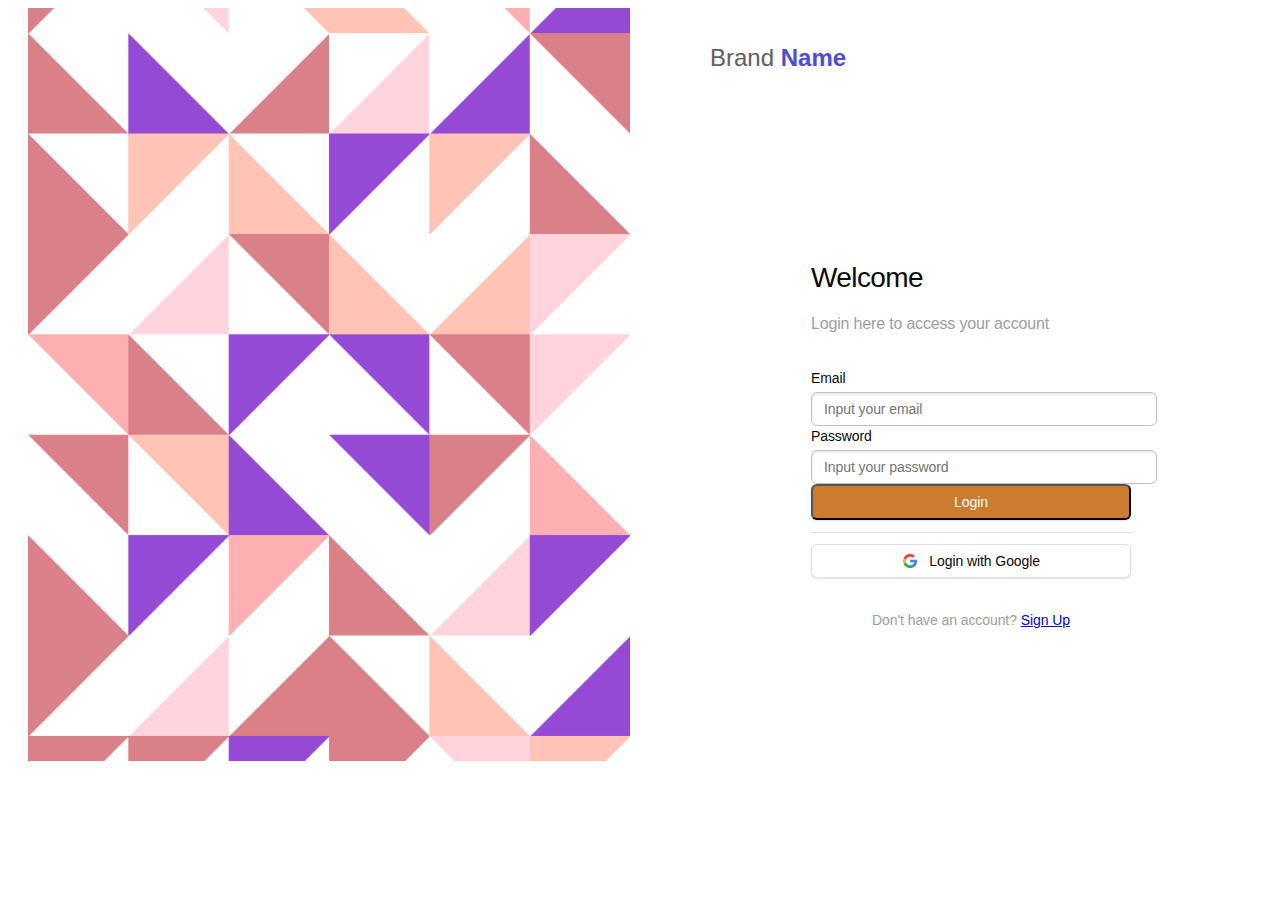
<file: index.html>
<!DOCTYPE html>
<html lang="en">
  <head>
    <meta charset="UTF-8" />
    <meta name="viewport" content="width=device-width, initial-scale=1.0" />
    <link
      href="https://cdn.jsdelivr.net/npm/bootstrap@5.3.2/dist/css/bootstrap.min.css"
      rel="stylesheet"
      integrity="sha384-T3c6CoIi6uLrA9TneNEoa7RxnatzjcDSCmG1MXxSR1GAsXEV/Dwwykc2MPK8M2HN"
      crossorigin="anonymous"
    />
    <link
      rel="stylesheet"
      href="https://cdn.jsdelivr.net/npm/bootstrap-icons@1.11.1/font/bootstrap-icons.css"
    />
    <link rel="stylesheet" href="assets/css/style.css" />
    <title>Log In</title>
  </head>
  <body>
    <script src="script.js"></script>
    <div class="login-container">
      <div class="login-content">
        <div class="login-column">
          <img
            loading="lazy"
            src="assets/img/background-login.jpg"
            class="login-image"
          />
        </div>
        <div class="login-column">
          <div class="login-form">
            <div class="login-header">
              <span
                style="
                  font-family: Inter, sans-serif;
                  font-weight: 400;
                  color: rgba(97, 97, 97, 1);
                "
                >Brand</span
              >
              <span
                style="
                  font-family: Inter, sans-serif;
                  font-weight: 700;
                  color: rgba(76, 77, 220, 1);
                "
                >Name</span
              >
            </div>
            <div class="login-info">
              <div class="login-welcome">Welcome</div>
              <div class="login-instructions">
                Login here to access your account
              </div>
            </div>
            <div class="login-inputs">
              <div class="login-label">Email</div>
              <input
                type="email"
                id="email"
                class="login-input"
                placeholder="Input your email"
              />
              <div class="login-label">Password</div>
              <input
                type="password"
                id="password"
                class="login-input"
                placeholder="Input your password"
              />
              <button class="login-button" onclick="login()">Login</button>
              <div class="login-divider"></div>
              <div class="login-social">
                <img
                  loading="lazy"
                  src="assets/img/google_icon.png"
                  class="login-social-icon"
                />
                <div class="login-social-text">Login with Google</div>
              </div>
            </div>

            <div class="login-signup">
              <span style="color: rgba(158, 158, 158, 1)"
                >Don't have an account?</span
              >
              <span style="color: rgba(76, 77, 220, 1)"
                ><a href="sign-up.html">Sign Up</a></span
              >
            </div>
          </div>
        </div>
      </div>
    </div>
  </body>
</html>

<style>
  .login-container {
    background-color: var(--neutral-10, #fff);
  }

  .login-content {
    gap: 20px;
    display: flex;
  }

  .login-column {
    display: flex;
    flex-direction: column;
    line-height: normal;
    width: 50%;
    margin-left: 0px;
  }

  .login-image {
    aspect-ratio: 0.8;
    object-fit: contain;
    object-position: center;
    width: 100%;
    align-self: stretch;
    overflow: hidden;
  }

  .login-column {
    display: flex;
    flex-direction: column;
    line-height: normal;
    width: 50%;
    margin-left: 20px;
  }

  .login-form {
    align-items: flex-start;
    align-self: stretch;
    display: flex;
    flex-direction: column;
    padding: 0 20px;
  }

  .login-header {
    color: var(--primary-main, #4c4ddc);
    text-shadow: 0px 2px 4px rgba(0, 0, 0, 0.05);
    white-space: nowrap;
    align-items: start;
    align-self: stretch;
    background-color: var(--neutral-10, #fff);
    margin-right: -20px;
    padding: 36px 20px;
    font: 700 24px/28px Inter, sans-serif;
  }

  .login-info {
    align-self: center;
    display: flex;
    margin-top: 152px;
    width: 320px;
    max-width: 100%;
    flex-direction: column;
  }

  .login-welcome {
    color: var(--neutral-100, #0a0a0a);
    letter-spacing: -0.588px;
    font: 500 28px/129% Inter, sans-serif;
  }

  .login-instructions {
    color: var(--neutral-60, #9e9e9e);
    letter-spacing: -0.176px;
    margin-top: 16px;
    font: 500 16px/150% Inter, sans-serif;
  }

  .login-inputs {
    align-self: center;
    display: flex;
    margin-top: 32px;
    width: 320px;
    max-width: 100%;
    flex-direction: column;
  }

  .login-label {
    color: var(--neutral-100, #0a0a0a);
    letter-spacing: -0.084px;
    font: 400 14px/143% Inter, sans-serif;
  }

  .login-input {
    color: var(--neutral-70, #757575);
    letter-spacing: -0.084px;
    border-radius: 6px;
    border: 1px solid var(--neutral-50, #c2c2c2);
    box-shadow: 1px 2px 2px 0px rgba(0, 0, 0, 0.08) inset;
    background-color: var(--neutral-10, #fff);
    margin-top: 4px;
    padding: 6px 12px;
    font: 400 14px/143% Inter, sans-serif;
  }

  .login-buttons {
    align-self: center;
    display: flex;
    margin-top: 32px;
    width: 320px;
    max-width: 100%;
    flex-direction: column;
  }

  .login-button {
    color: var(--neutral-10, #fff);
    text-align: center;
    letter-spacing: -0.084px;
    white-space: nowrap;
    justify-content: center;
    align-items: center;
    border-radius: 6px;
    box-shadow: 0px 1px 2px 0px rgba(0, 0, 0, 0.12);
    background-color: var(--warning-main, #cd7b2e);
    padding: 6px 20px;
    font: 500 14px/143% Inter, sans-serif;
  }

  .login-divider {
    background-color: #e0e0e0;
    margin-top: 12px;
    height: 1px;
  }

  .login-social {
    justify-content: space-between;
    align-items: center;
    border-radius: 6px;
    border: 1px solid var(--neutral-40, #e0e0e0);
    box-shadow: 0px 1px 2px 0px rgba(0, 0, 0, 0.12);
    background-color: var(--neutral-10, #fff);
    display: flex;
    margin-top: 11px;
    gap: 4px;
    padding: 6px 90px;
  }

  .login-social-icon {
    aspect-ratio: 1;
    object-fit: contain;
    object-position: center;
    width: 16px;
    overflow: hidden;
    max-width: 100%;
    margin: auto 0;
  }

  .login-social-text {
    color: var(--neutral-100, #0a0a0a);
    text-align: center;
    letter-spacing: -0.084px;
    align-self: stretch;
    white-space: nowrap;
    font: 500 14px/143% Inter, sans-serif;
  }

  .login-signup {
    align-self: center;
    color: var(--primary-main, #4c4ddc);
    text-align: center;
    letter-spacing: -0.084px;
    margin-top: 32px;
    max-width: 320px;
    font: 500 14px/20px Inter, sans-serif;
  }

  @media (max-width: 800px) {
    .login-content {
      flex-direction: column-reverse;
      align-items: stretch;
      gap: 0px;
    }

    .login-column {
      width: 100%;
    }

    .login-image {
      max-width: 100%;
    }

    .login-column {
      width: 100%;
      margin-left: 20px;
    }

    .login-form {
      max-width: 100%;
      padding: 0 20px;
    }

    .login-header {
      white-space: initial;
      max-width: 100%;
      padding-left: 10px;
    }

    .login-info {
      margin-top: 40px;
    }

    .login-button {
      white-space: initial;
    }

    .login-social-text {
      white-space: initial;
    }
  }
</style>
</file>
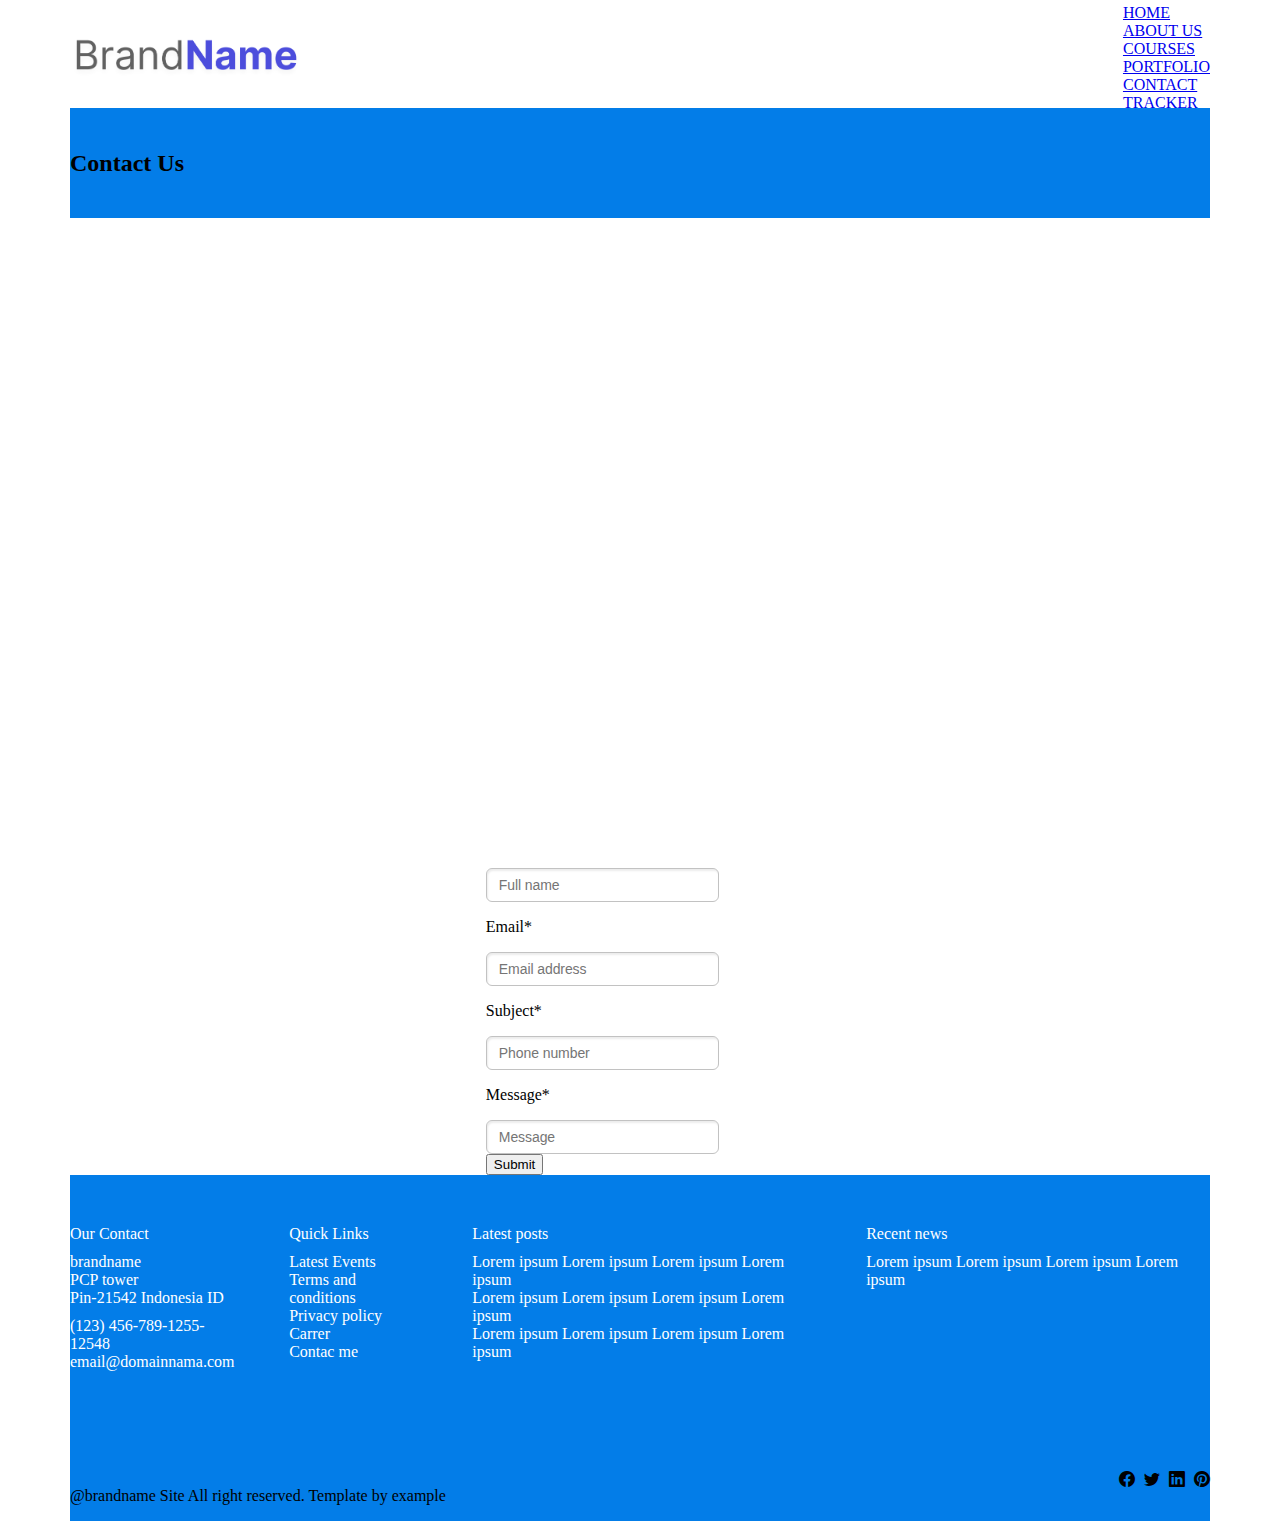
<file: contact.html>
<!DOCTYPE html>
<html lang="en">
  <head>
    <meta charset="UTF-8" />
    <meta name="viewport" content="width=device-width, initial-scale=1.0" />
    <link
      href="https://cdn.jsdelivr.net/npm/bootstrap@5.3.2/dist/css/bootstrap.min.css"
      rel="stylesheet"
      integrity="sha384-T3c6CoIi6uLrA9TneNEoa7RxnatzjcDSCmG1MXxSR1GAsXEV/Dwwykc2MPK8M2HN"
      crossorigin="anonymous"
    />
    <link
      rel="stylesheet"
      href="https://cdn.jsdelivr.net/npm/bootstrap-icons@1.11.1/font/bootstrap-icons.css"
    />
    <link rel="stylesheet" href="assets/css/style.css" />
    <title>Contact</title>
  </head>
  <body>
    <script src="script.js"></script>
    <div class="container_css">
      <div class="navigation">
        <div class="navigation__left">
          <img src="assets/img/brandname.png" alt="" height="50px" />
        </div>
        <div class="navigation__right">
          <ul class="nav">
            <li class="nav-item">
              <a class="nav-link active" aria-current="page" href="home.html"
                >HOME</a
              >
            </li>
            <li class="nav-item">
              <a class="nav-link" href="about-us.html">ABOUT US</a>
            </li>
            <li class="nav-item">
              <a class="nav-link" href="courses.html">COURSES</a>
            </li>
            <li class="nav-item">
              <a class="nav-link" href="portfolio.html">PORTFOLIO</a>
            </li>
            <li class="nav-item">
              <a class="nav-link" href="contact.html">CONTACT</a>
            </li>
            <li class="nav-item">
              <a class="nav-link" href="tracker.html">TRACKER</a>
            </li>
          </ul>
        </div>
      </div>
      <div class="about-us__title"><h2 class="text-white">Contact Us</h2></div>
      <div class="mapouter">
        <div class="gmap_canvas" style="padding-top: 40px">
          <div class="mapouter">
            <iframe
              src="https://maps.google.com/maps?q=pertamina&amp;t=&amp;z=17&amp;ie=UTF8&amp;iwloc=&amp;output=embed"
              frameborder="0"
              scrolling="no"
              style="width: 1080px; height: 600px"
            ></iframe
            ><style>
              .mapouter {
                position: relative;
                height: 600px;
                width: 1080px;
                background: #fff;
              }
              .maprouter a {
                color: #fff !important;
                position: absolute !important;
                top: 0 !important;
                z-index: 0 !important;
              }</style
            ><a href="https://blooketjoin.org">blooket join</a
            ><style>
              .gmap_canvas {
                overflow: hidden;
                height: 600px;
                width: 1080px;
              }
              .gmap_canvas iframe {
                position: relative;
                z-index: 2;
              }
            </style>
          </div>
        </div>
      </div>
      <div class="contact__bottom">
        <div class="contact__bottom__left">
          <section class="contact-form">
            <form id="form">
              <p>Name*</p>
              <input
                type="text"
                id="fullname"
                placeholder="Full name"
                class="form-1"
                required
                pattern=".{5,}"
                title="Name must be at least 5 characters"
              /><br />
              <p>Email*</p>
              <input
                type="email"
                id="emailaddress"
                placeholder="Email address"
                class="form-2"
                required
              /><br />
              <p>Subject*</p>
              <input
                type="text"
                id="phonenumber"
                placeholder="Phone number"
                class="form-3"
              /><br />
              <p>Message*</p>
              <input
                type="text"
                id="message"
                placeholder="Message"
                class="form-4"
                required
                pattern=".{5,}"
                title="Message must be at least 5 characters"
              /><br />
              <button type="submit" class="btn-submit">Submit</button>
            </form>
          </section>
        </div>
        <div class="contact__bottom__right">
          <h3>Contact Info</h3>
        </div>
      </div>
      <div class="footer">
        <div class="footer__up">
          <div class="footer__up1">
            <li style="padding-bottom: 10px">Our Contact</li>
            <li>brandname</li>
            <li>PCP tower</li>
            <li style="padding-bottom: 10px">Pin-21542 Indonesia ID</li>
            <li>(123) 456-789-1255-12548</li>
            <li>email@domainnama.com</li>
          </div>
          <div class="footer__up2">
            <li style="padding-bottom: 10px">Quick Links</li>
            <li>Latest Events</li>
            <li>Terms and conditions</li>
            <li>Privacy policy</li>
            <li>Carrer</li>
            <li>Contac me</li>
          </div>
          <div class="footer__up3">
            <li style="padding-bottom: 10px">Latest posts</li>
            <li>Lorem ipsum Lorem ipsum Lorem ipsum Lorem ipsum</li>
            <li>Lorem ipsum Lorem ipsum Lorem ipsum Lorem ipsum</li>
            <li>Lorem ipsum Lorem ipsum Lorem ipsum Lorem ipsum</li>
          </div>
          <div class="footer__up4">
            <li style="padding-bottom: 10px">Recent news</li>
            <li>Lorem ipsum Lorem ipsum Lorem ipsum Lorem ipsum</li>
          </div>
        </div>
        <div class="footer__down">
          <p>@brandname Site All right reserved. Template by example</p>
          <div>
            <i class="bi bi-facebook text-white" style="padding-right: 9px"></i
            ><i class="bi bi-twitter text-white" style="padding-right: 9px"></i
            ><i class="bi bi-linkedin text-white" style="padding-right: 9px"></i
            ><i class="bi bi-pinterest text-white"></i>
          </div>
        </div>
      </div>
    </div>
  </body>
</html>
</file>
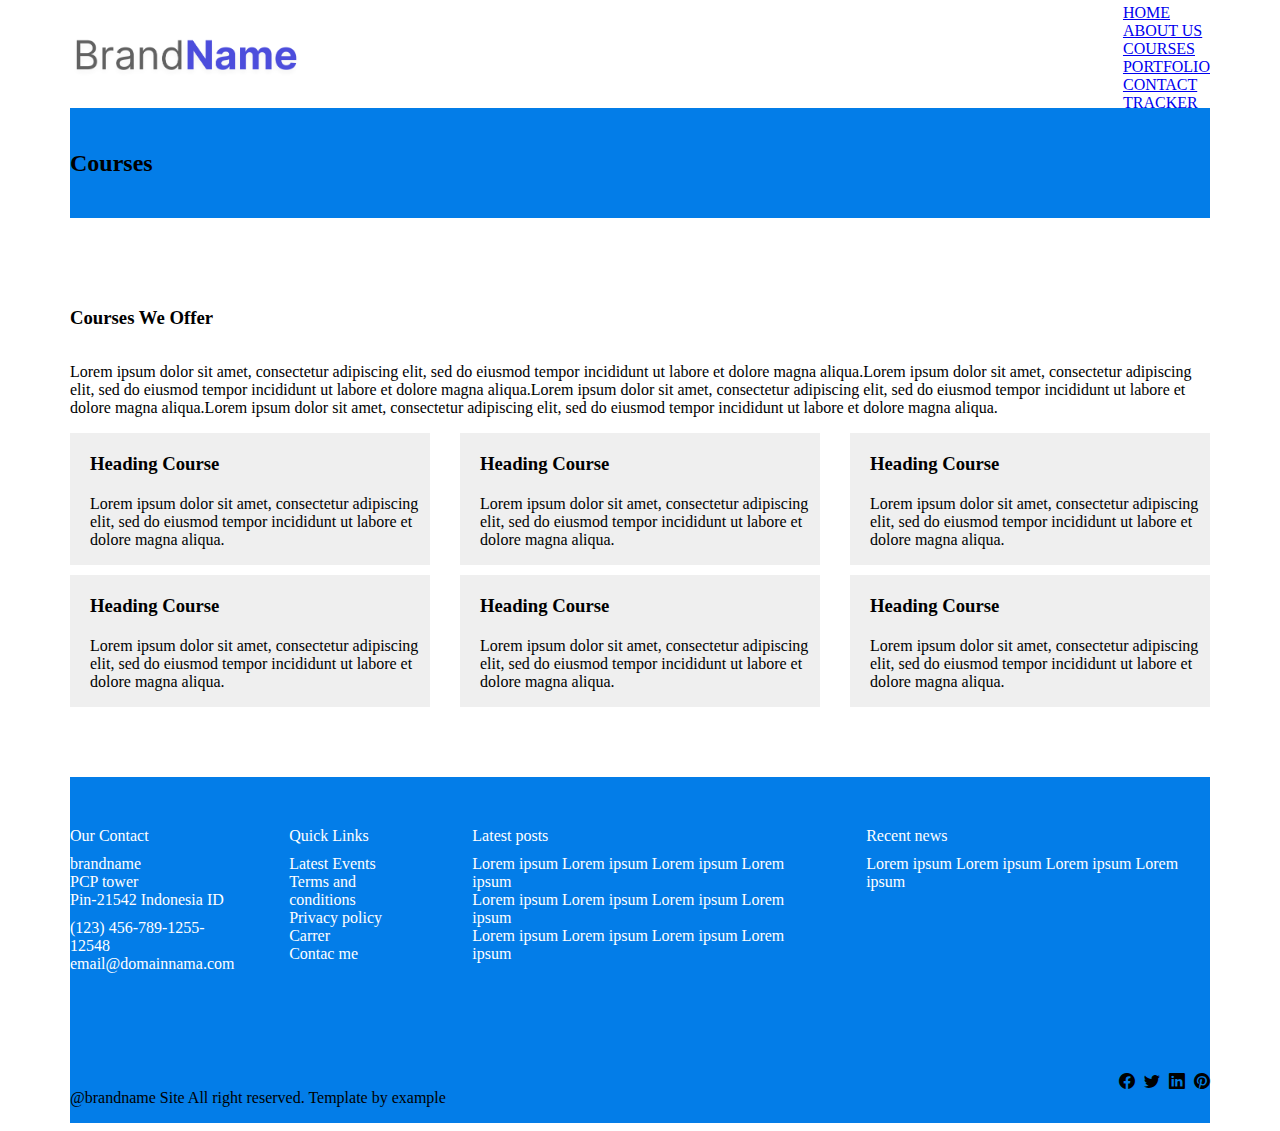
<file: courses.html>
<!DOCTYPE html>
<html lang="en">
  <head>
    <meta charset="UTF-8" />
    <meta name="viewport" content="width=device-width, initial-scale=1.0" />
    <link
      href="https://cdn.jsdelivr.net/npm/bootstrap@5.3.2/dist/css/bootstrap.min.css"
      rel="stylesheet"
      integrity="sha384-T3c6CoIi6uLrA9TneNEoa7RxnatzjcDSCmG1MXxSR1GAsXEV/Dwwykc2MPK8M2HN"
      crossorigin="anonymous"
    />
    <link
      rel="stylesheet"
      href="https://cdn.jsdelivr.net/npm/bootstrap-icons@1.11.1/font/bootstrap-icons.css"
    />
    <link rel="stylesheet" href="assets/css/style.css" />
    <title>Courses</title>
  </head>
  <body>
    <div class="container_css">
      <div class="navigation">
        <div class="navigation__left">
          <img src="assets/img/brandname.png" alt="" height="50px" />
        </div>
        <div class="navigation__right">
          <ul class="nav">
            <li class="nav-item">
              <a class="nav-link active" aria-current="page" href="home.html"
                >HOME</a
              >
            </li>
            <li class="nav-item">
              <a class="nav-link" href="about-us.html">ABOUT US</a>
            </li>
            <li class="nav-item">
              <a class="nav-link" href="courses.html">COURSES</a>
            </li>
            <li class="nav-item">
              <a class="nav-link" href="portfolio.html">PORTFOLIO</a>
            </li>
            <li class="nav-item">
              <a class="nav-link" href="contact.html">CONTACT</a>
            </li>
            <li class="nav-item">
              <a class="nav-link" href="tracker.html">TRACKER</a>
            </li>
          </ul>
        </div>
      </div>
      <div class="about-us__title"><h2 class="text-white">Courses</h2></div>
      <div class="courses__description">
        <h3>Courses We Offer</h3>
        <p>
          Lorem ipsum dolor sit amet, consectetur adipiscing elit, sed do
          eiusmod tempor incididunt ut labore et dolore magna aliqua.Lorem ipsum
          dolor sit amet, consectetur adipiscing elit, sed do eiusmod tempor
          incididunt ut labore et dolore magna aliqua.Lorem ipsum dolor sit
          amet, consectetur adipiscing elit, sed do eiusmod tempor incididunt ut
          labore et dolore magna aliqua.Lorem ipsum dolor sit amet, consectetur
          adipiscing elit, sed do eiusmod tempor incididunt ut labore et dolore
          magna aliqua.
        </p>
        <div class="home__offer__up">
          <div class="home__offer__up1">
            <h3 style="margin-left: 20px; margin-top: 20px">Heading Course</h3>
            <p style="margin-left: 20px; margin-top: 20px">
              Lorem ipsum dolor sit amet, consectetur adipiscing elit, sed do
              eiusmod tempor incididunt ut labore et dolore magna aliqua.
            </p>
          </div>
          <div class="home__offer__up2">
            <h3 style="margin-left: 20px; margin-top: 20px">Heading Course</h3>
            <p style="margin-left: 20px; margin-top: 20px">
              Lorem ipsum dolor sit amet, consectetur adipiscing elit, sed do
              eiusmod tempor incididunt ut labore et dolore magna aliqua.
            </p>
          </div>
          <div class="home__offer__up3">
            <h3 style="margin-left: 20px; margin-top: 20px">Heading Course</h3>
            <p style="margin-left: 20px; margin-top: 20px">
              Lorem ipsum dolor sit amet, consectetur adipiscing elit, sed do
              eiusmod tempor incididunt ut labore et dolore magna aliqua.
            </p>
          </div>
        </div>
        <div class="home__offer__down">
          <div class="home__offer__down1">
            <h3 style="margin-left: 20px; margin-top: 20px">Heading Course</h3>
            <p style="margin-left: 20px; margin-top: 20px">
              Lorem ipsum dolor sit amet, consectetur adipiscing elit, sed do
              eiusmod tempor incididunt ut labore et dolore magna aliqua.
            </p>
          </div>
          <div class="home__offer__down2">
            <h3 style="margin-left: 20px; margin-top: 20px">Heading Course</h3>
            <p style="margin-left: 20px; margin-top: 20px">
              Lorem ipsum dolor sit amet, consectetur adipiscing elit, sed do
              eiusmod tempor incididunt ut labore et dolore magna aliqua.
            </p>
          </div>
          <div class="home__offer__down3">
            <h3 style="margin-left: 20px; margin-top: 20px">Heading Course</h3>
            <p style="margin-left: 20px; margin-top: 20px">
              Lorem ipsum dolor sit amet, consectetur adipiscing elit, sed do
              eiusmod tempor incididunt ut labore et dolore magna aliqua.
            </p>
          </div>
        </div>
      </div>
      <div class="footer">
        <div class="footer__up">
          <div class="footer__up1">
            <li style="padding-bottom: 10px">Our Contact</li>
            <li>brandname</li>
            <li>PCP tower</li>
            <li style="padding-bottom: 10px">Pin-21542 Indonesia ID</li>
            <li>(123) 456-789-1255-12548</li>
            <li>email@domainnama.com</li>
          </div>
          <div class="footer__up2">
            <li style="padding-bottom: 10px">Quick Links</li>
            <li>Latest Events</li>
            <li>Terms and conditions</li>
            <li>Privacy policy</li>
            <li>Carrer</li>
            <li>Contac me</li>
          </div>
          <div class="footer__up3">
            <li style="padding-bottom: 10px">Latest posts</li>
            <li>Lorem ipsum Lorem ipsum Lorem ipsum Lorem ipsum</li>
            <li>Lorem ipsum Lorem ipsum Lorem ipsum Lorem ipsum</li>
            <li>Lorem ipsum Lorem ipsum Lorem ipsum Lorem ipsum</li>
          </div>
          <div class="footer__up4">
            <li style="padding-bottom: 10px">Recent news</li>
            <li>Lorem ipsum Lorem ipsum Lorem ipsum Lorem ipsum</li>
          </div>
        </div>
        <div class="footer__down">
          <p>@brandname Site All right reserved. Template by example</p>
          <div>
            <i class="bi bi-facebook text-white" style="padding-right: 9px"></i
            ><i class="bi bi-twitter text-white" style="padding-right: 9px"></i
            ><i class="bi bi-linkedin text-white" style="padding-right: 9px"></i
            ><i class="bi bi-pinterest text-white"></i>
          </div>
        </div>
      </div>
    </div>
  </body>
</html>
</file>
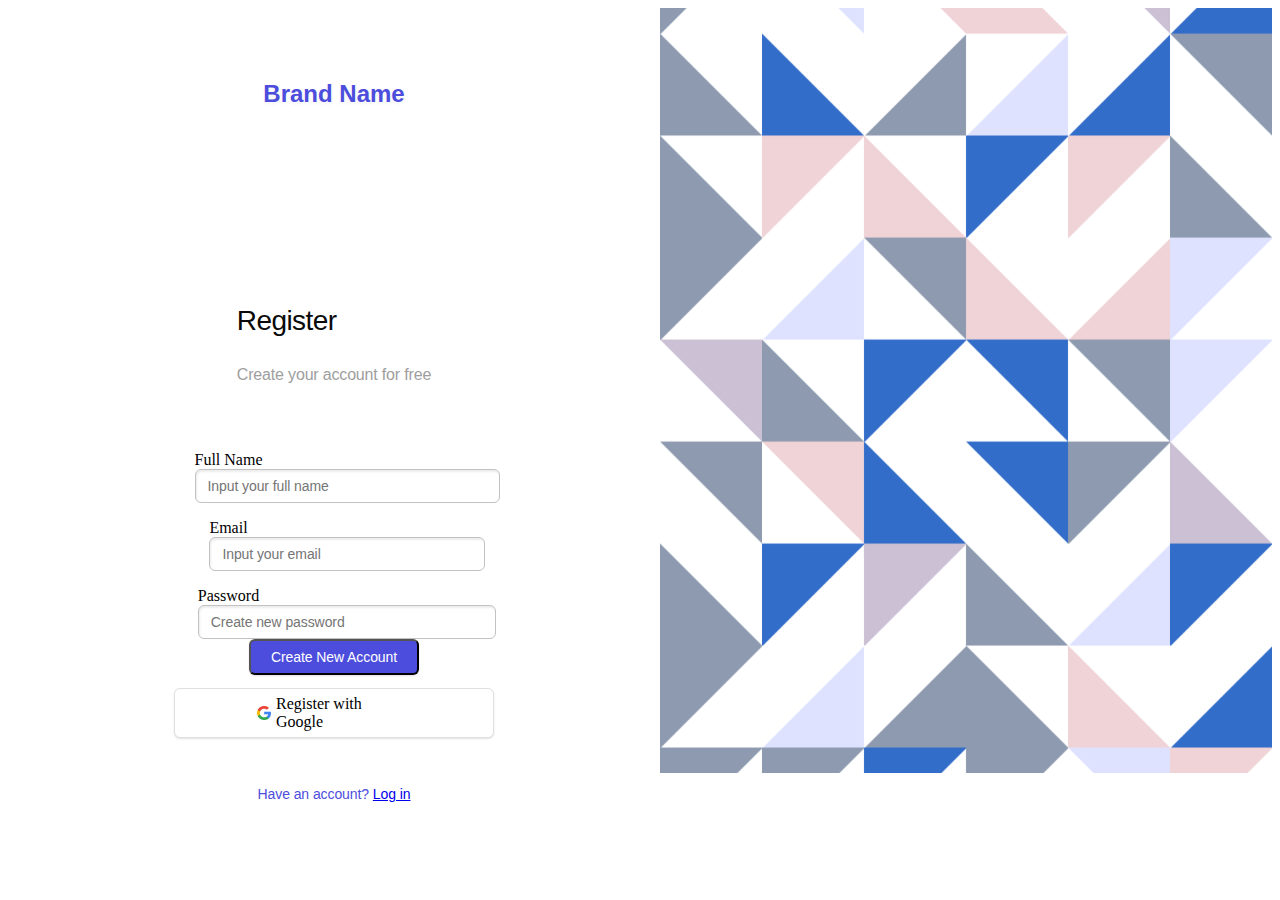
<file: sign-up.html>
<!DOCTYPE html>
<html lang="en">
  <head>
    <meta charset="UTF-8" />
    <meta name="viewport" content="width=device-width, initial-scale=1.0" />
    <link
      href="https://cdn.jsdelivr.net/npm/bootstrap@5.3.2/dist/css/bootstrap.min.css"
      rel="stylesheet"
      integrity="sha384-T3c6CoIi6uLrA9TneNEoa7RxnatzjcDSCmG1MXxSR1GAsXEV/Dwwykc2MPK8M2HN"
      crossorigin="anonymous"
    />
    <link
      rel="stylesheet"
      href="https://cdn.jsdelivr.net/npm/bootstrap-icons@1.11.1/font/bootstrap-icons.css"
    />
    <link rel="stylesheet" href="assets/css/style.css" />
    <title>Register</title>
  </head>
  <body>
    <script src="script.js"></script>
    <div class="container">
      <div class="registration-form">
        <div class="header">
          <h1 class="brand-name">Brand Name</h1>
        </div>
        <div class="registration-info">
          <div class="registration-text">
            <h2>Register</h2>
            <p>Create your account for free</p>
          </div>
          <div class="input-fields">
            <div class="input-field">
              <label for="full-name">Full Name</label>
              <input
                type="text"
                id="full-name"
                placeholder="Input your full name"
              />
            </div>
            <div class="input-field">
              <label for="email">Email</label>
              <input type="email" id="email" placeholder="Input your email" />
            </div>
            <div class="input-field">
              <label for="password">Password</label>
              <input
                type="password"
                id="password"
                placeholder="Create new password"
              />
            </div>
          </div>
          <button class="register-button" onclick="saveToLocalStorage()">
            Create New Account
          </button>
          <div class="horizontal-line"></div>
          <div class="social-login">
            <img
              loading="lazy"
              src="assets/img/google_icon.png"
              alt="Google Icon"
              class="social-icon"
            />
            <span>Register with Google</span>
          </div>
        </div>
        <div class="login-link">
          <p>Have an account? <a href="index.html">Log in</a></p>
        </div>
      </div>
      <div class="image-container">
        <img
          loading="lazy"
          src="assets/img/background-register.jpg"
          alt="Background Image"
          class="background-image"
        />
      </div>
    </div>
  </body>
</html>
</file>
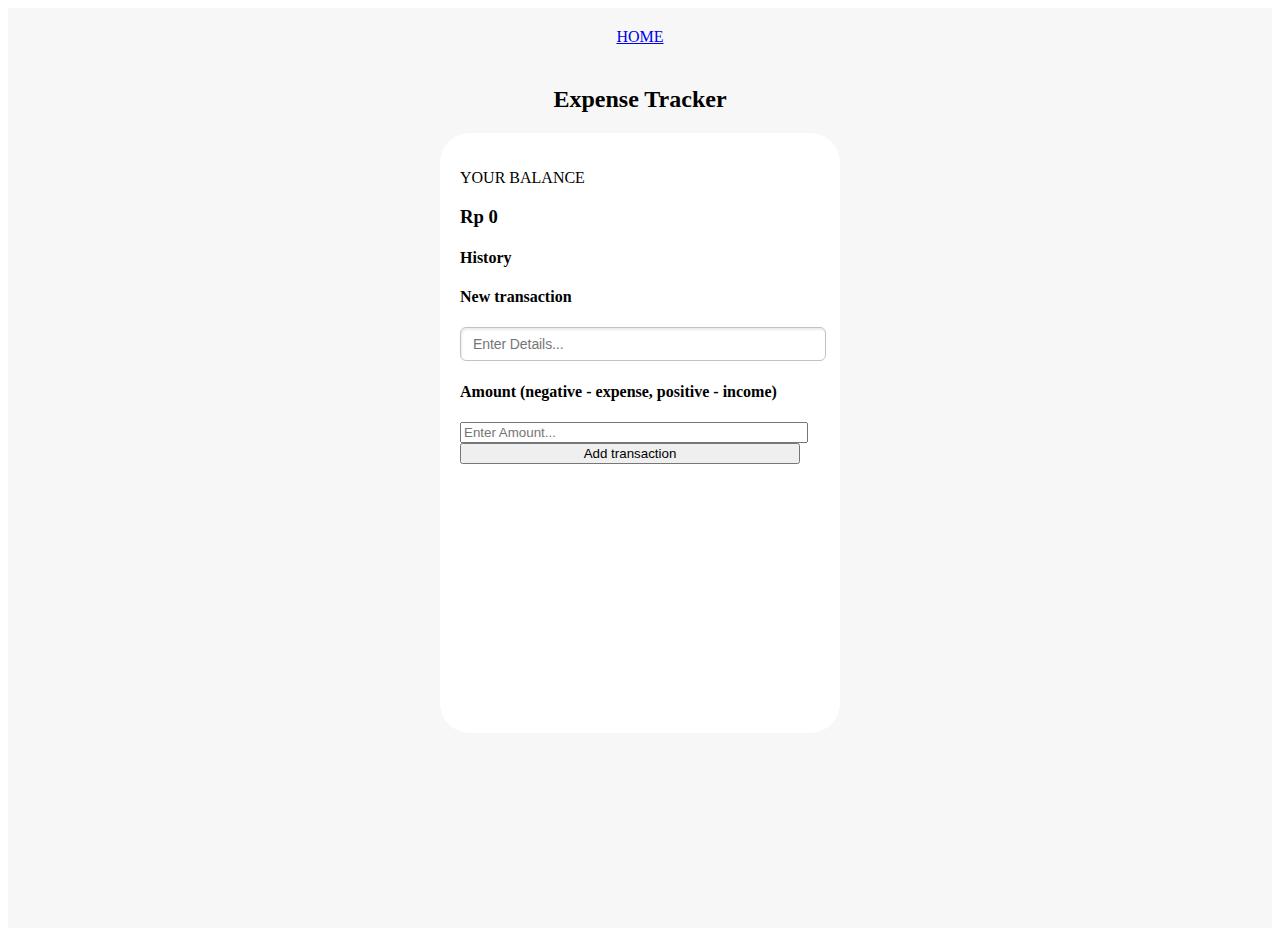
<file: tracker.html>
<!DOCTYPE html>
<html lang="en">
  <head>
    <meta charset="UTF-8" />
    <meta name="viewport" content="width=device-width, initial-scale=1.0" />
    <link
      href="https://cdn.jsdelivr.net/npm/bootstrap@5.3.2/dist/css/bootstrap.min.css"
      rel="stylesheet"
      integrity="sha384-T3c6CoIi6uLrA9TneNEoa7RxnatzjcDSCmG1MXxSR1GAsXEV/Dwwykc2MPK8M2HN"
      crossorigin="anonymous"
    />
    <link
      rel="stylesheet"
      href="https://cdn.jsdelivr.net/npm/bootstrap-icons@1.11.1/font/bootstrap-icons.css"
    />
    <link rel="stylesheet" href="assets/css/style.css" />
    <title>Tracker</title>
  </head>
  <body>
    <div class="container_css" style="background-color: #f7f7f7">
      <div class="tracker__card">
        <a href="home.html">HOME</a>
        <h2 style="padding-top: 20px">Expense Tracker</h2>
        <div
          class="tracker__details"
          style="
            background-color: white;
            border-radius: 30px;
            width: 400px;
            height: 600px;
          "
        >
          <div id="balance" style="padding-left: 20px; padding-top: 20px">
            <p>YOUR BALANCE</p>
            <h3>Rp <span id="balanceAmount">0</span></h3>
          </div>

          <div id="history" style="padding-left: 20px">
            <h4>History</h4>
            <ul id="transactionList"></ul>
          </div>

          <div id="expenseForm" style="padding-left: 20px">
            <h4>New transaction</h4>
            <input
              type="text"
              id="title"
              placeholder="Enter Details..."
              style="width: 340px"
            />
            <h4>Amount (negative - expense, positive - income)</h4>
            <input
              type="number"
              id="amount"
              placeholder="Enter Amount..."
              style="width: 340px"
            />
            <button
              onclick="addTransaction()"
              type="button"
              class="btn btn-dark"
              style="width: 340px"
            >
              Add transaction
            </button>
          </div>
        </div>
      </div>
    </div>

    <script>
      const balanceAmount = document.getElementById("balanceAmount");
      const titleInput = document.getElementById("title");
      const amountInput = document.getElementById("amount");
      const transactionList = document.getElementById("transactionList");

      let balance = 0;
      const transactions = [];

      function addTransaction() {
        const title = titleInput.value;
        const amount = parseFloat(amountInput.value);

        if (title.trim() === "" || isNaN(amount)) {
          alert("Harap isi judul dan masukkan jumlah yang valid.");
          return;
        }

        transactions.push({ title, amount });
        updateHistory();
        updateBalance();
        titleInput.value = "";
        amountInput.value = "";
      }

      function updateHistory() {
        transactionList.innerHTML = "";
        for (const transaction of transactions) {
          const li = document.createElement("li");
          li.textContent = `${transaction.title}: ${transaction.amount}`;
          transactionList.appendChild(li);
        }
      }

      function updateBalance() {
        balance = transactions.reduce(
          (acc, transaction) => acc + transaction.amount,
          0
        );
        balanceAmount.textContent = balance;
      }
    </script>
  </body>
</html>
</file>
<file: assets/css/style.css>
@import url("https://fonts.googleapis.com/css?family=Noto+Serif:400,400italic,700|Open+Sans:400,600,700");

.container_css {
  display: flex;
  flex-direction: column;
  align-items: center;
  width: 100%;
}

.navigation {
  display: flex;
  flex-direction: row;
  width: 1140px;
  height: 100px;
  justify-content: space-between;
  align-items: center;
}

.home__hero {
  width: 100%;
  padding-bottom: 80px;
}

.home__featured {
  display: flex;
  flex-direction: column;
  text-align: center;
  width: 1140px;
  gap: 25px;
  padding-bottom: 50px;
}

.home__featured__card {
  display: flex;
  flex-direction: row;
  justify-content: center;
  gap: 30px;
}

.home__featured__card1 {
  display: flex;
  flex-direction: column;
  text-align: left;
  width: 250px;
  gap: 10px;
}
.home__featured__card2 {
  display: flex;
  flex-direction: column;
  text-align: left;
  width: 250px;
  gap: 10px;
}
.home__featured__card3 {
  display: flex;
  flex-direction: column;
  text-align: left;
  width: 250px;
  gap: 10px;
}
.home__featured__card4 {
  display: flex;
  flex-direction: column;
  text-align: left;
  width: 250px;
  gap: 10px;
}

.home__quote {
  text-align: center;
  padding-bottom: 50px;
  padding-top: 50px;
  width: 1140px;
  background-color: #efefef;
}

.home__offer {
  padding-top: 70px;
  display: flex;
  flex-direction: column;
  text-align: center;
  width: 1140px;
  gap: 20px;
  align-items: center;
  padding-bottom: 70px;
}

.home__offer__up {
  display: flex;
  flex-direction: row;
  text-align: left;
  gap: 30px;
  padding-bottom: 10px;
}
.home__offer__up1 {
  background-color: #efefef;
}
.home__offer__up2 {
  background-color: #efefef;
}
.home__offer__up3 {
  background-color: #efefef;
}
.home__offer__down {
  display: flex;
  flex-direction: row;
  text-align: left;
  gap: 30px;
}
.home__offer__down1 {
  background-color: #efefef;
}
.home__offer__down2 {
  background-color: #efefef;
}
.home__offer__down3 {
  background-color: #efefef;
}
.footer {
  background-color: #037de8;
}

.footer__up {
  display: flex;
  flex-direction: row;
  gap: 50px;
  width: 1140px;
  padding-bottom: 100px;
  padding-top: 50px;
}
.footer__down {
  display: flex;
  width: 1140px;
  flex-direction: row;
  justify-content: space-between;
}

.about-us__title {
  background-color: #037de8;
  width: 1140px;
  height: 110px;

  display: flex;
  align-items: center;
}
.about-us__awesome__up {
  padding-top: 70px;
  display: flex;
  flex-direction: column;
  width: 1140px;
  text-align: left;
}
.about-us__awesome__down {
  padding-top: 50px;
  display: flex;
  flex-direction: row;
  width: 1140px;
  gap: 20px;
}

.about-us__middle {
  padding-top: 150px;
  display: flex;
  flex-direction: row;
  gap: 40px;
}
.about-us__middle1 {
  width: 350px;
  text-align: left;
}
.about-us__middle2 {
  width: 350px;
  display: flex;
  flex-direction: column;
  gap: 7px;
}

.about-us__middle2__1 {
  background-color: #b9b9b9;
  width: 350px;
  height: 50px;
  display: flex;
  padding-top: 12px;
  padding-left: 40px;
}
.about-us__middle2__2 {
  background-color: #b9b9b9;
  width: 350px;
  height: 50px;
  padding-top: 12px;
  padding-left: 40px;
}
.about-us__middle2__3 {
  background-color: #b9b9b9;
  width: 350px;
  height: 50px;
  padding-top: 12px;
  padding-left: 40px;
}
.about-us__middle2__4 {
  background-color: #b9b9b9;
  width: 350px;
  height: 50px;
  padding-top: 12px;
  padding-left: 40px;
}
.about-us__middle3 {
  width: 350px;
  height: 50px;
}

.about-us__team {
  padding-top: 70px;
  width: 1140px;
  display: flex;
  text-align: left;
  flex-direction: column;
}

.about-us__team__down {
  padding-top: 30px;
  display: flex;
  flex-direction: row;
  justify-content: space-between;
}
.about-us__team__down__card1 {
  display: flex;
  flex-direction: column;
  text-align: center;
}
.about-us__team__down__card2 {
  display: flex;
  flex-direction: column;
  text-align: center;
}
.about-us__team__down__card3 {
  display: flex;
  flex-direction: column;
  text-align: center;
}
.about-us__team__down__card4 {
  display: flex;
  flex-direction: column;
  text-align: center;
}

.contact__bottom {
  display: flex;
  flex-direction: row;
  width: 1140px;
  justify-content: center;
}
ul {
  list-style-type: none;
  color: #0a0a0a !important;
}

li {
  list-style-type: none;
  color: white;
}

#transactionList li {
  color: #0a0a0a;
}

.courses__description {
  padding-top: 70px;
  display: flex;
  flex-direction: column;
  width: 1140px;
  text-align: left;
  padding-bottom: 70px;
}

.container {
  display: flex;
  background-color: var(--neutral-10, #fff);
}

.registration-form {
  flex: 1;
  padding: 20px;
  display: flex;
  flex-direction: column;
  align-items: center;
}

.header {
  color: var(--primary-main, #4c4ddc);
  text-shadow: 0px 2px 4px rgba(0, 0, 0, 0.05);
  background-color: var(--neutral-10, #fff);
  padding: 36px 20px;
}

.brand-name {
  font: 700 24px/28px Inter, sans-serif;
}

.registration-info {
  display: flex;
  flex-direction: column;
  align-items: center;
  width: 100%;
  max-width: 320px;
  margin: 120px 0 0 0;
}

.registration-text h2 {
  color: var(--neutral-100, #0a0a0a);
  letter-spacing: -0.588px;
  font: 500 28px/129% Inter, sans-serif;
}

.registration-text p {
  color: var(--neutral-60, #9e9e9e);
  letter-spacing: -0.176px;
  margin-top: 16px;
  font: 500 16px/150% Inter, sans-serif;
}

.input-fields {
  display: flex;
  flex-direction: column;
  align-items: center;
  width: 100%;
  max-width: 320px;
  margin: 32px 0 0 0;
}

.input-field {
  margin-top: 16px;
}

input[type="text"],
input[type="email"],
input[type="password"] {
  color: var(--neutral-100, #0a0a0a);
  letter-spacing: -0.084px;
  font: 400 14px/143% Inter, sans-serif;
  width: 100%;
  border: 1px solid var(--neutral-50, #c2c2c2);
  border-radius: 6px;
  box-shadow: 1px 2px 2px 0px rgba(0, 0, 0, 0.08) inset;
  padding: 6px 12px;
}

button.register-button {
  color: var(--neutral-10, #fff);
  text-align: center;
  letter-spacing: -0.084px;
  white-space: nowrap;
  background-color: var(--primary-main, #4c4ddc);
  border-radius: 6px;
  box-shadow: 0px 1px 2px 0px rgba(0, 0, 0, 0.12);
  padding: 6px 20px;
  font: 500 14px/143% Inter, sans-serif;
}

.horizontal-line {
  background-color: #e0e0e0;
  margin-top: 12px;
  height: 1px;
}

.social-login {
  display: flex;
  align-items: center;
  justify-content: space-between;
  border: 1px solid var(--neutral-40, #e0e0e0);
  border-radius: 6px;
  box-shadow: 0px 1px 2px 0px rgba(0, 0, 0, 0.12);
  background-color: var(--neutral-10, #fff);
  gap: 4px;
  padding: 6px 81px;
}

.social-icon {
  aspect-ratio: 1;
  object-fit: contain;
  object-position: center;
  width: 16px;
  max-width: 100%;
}

.login-link {
  color: var(--primary-main, #4c4ddc);
  text-align: center;
  letter-spacing: -0.084px;
  max-width: 320px;
  margin: 32px 0 0 0;
  font: 500 14px/20px Inter, sans-serif;
}

.image-container {
  flex: 1;
}

.background-image {
  aspect-ratio: 0.8;
  object-fit: contain;
  object-position: center;
  width: 100%;
  max-width: 100%;
}

.login-container {
  background-color: var(--neutral-10, #fff);
}

.login-content {
  gap: 20px;
  display: flex;
}

.login-column {
  display: flex;
  flex-direction: column;
  line-height: normal;
  width: 50%;
  margin-left: 0px;
}

.login-image {
  aspect-ratio: 0.8;
  object-fit: contain;
  object-position: center;
  width: 100%;
  align-self: stretch;
  overflow: hidden;
}

.login-column {
  display: flex;
  flex-direction: column;
  line-height: normal;
  width: 50%;
  margin-left: 20px;
}

.login-form {
  align-items: flex-start;
  align-self: stretch;
  display: flex;
  flex-direction: column;
  padding: 0 20px;
}

.login-header {
  color: var(--primary-main, #4c4ddc);
  text-shadow: 0px 2px 4px rgba(0, 0, 0, 0.05);
  white-space: nowrap;
  align-items: start;
  align-self: stretch;
  background-color: var(--neutral-10, #fff);
  margin-right: -20px;
  padding: 36px 20px;
  font: 700 24px/28px Inter, sans-serif;
}

.login-info {
  align-self: center;
  display: flex;
  margin-top: 152px;
  width: 320px;
  max-width: 100%;
  flex-direction: column;
}

.login-welcome {
  color: var(--neutral-100, #0a0a0a);
  letter-spacing: -0.588px;
  font: 500 28px/129% Inter, sans-serif;
}

.login-instructions {
  color: var(--neutral-60, #9e9e9e);
  letter-spacing: -0.176px;
  margin-top: 16px;
  font: 500 16px/150% Inter, sans-serif;
}

.login-inputs {
  align-self: center;
  display: flex;
  margin-top: 32px;
  width: 320px;
  max-width: 100%;
  flex-direction: column;
}

.login-label {
  color: var(--neutral-100, #0a0a0a);
  letter-spacing: -0.084px;
  font: 400 14px/143% Inter, sans-serif;
}

.login-input {
  color: var(--neutral-70, #757575);
  letter-spacing: -0.084px;
  border-radius: 6px;
  border: 1px solid var(--neutral-50, #c2c2c2);
  box-shadow: 1px 2px 2px 0px rgba(0, 0, 0, 0.08) inset;
  background-color: var(--neutral-10, #fff);
  margin-top: 4px;
  padding: 6px 12px;
  font: 400 14px/143% Inter, sans-serif;
}

.login-buttons {
  align-self: center;
  display: flex;
  margin-top: 32px;
  width: 320px;
  max-width: 100%;
  flex-direction: column;
}

.login-button {
  color: var(--neutral-10, #fff);
  text-align: center;
  letter-spacing: -0.084px;
  white-space: nowrap;
  justify-content: center;
  align-items: center;
  border-radius: 6px;
  box-shadow: 0px 1px 2px 0px rgba(0, 0, 0, 0.12);
  background-color: var(--warning-main, #cd7b2e);
  padding: 6px 20px;
  font: 500 14px/143% Inter, sans-serif;
}

.login-divider {
  background-color: #e0e0e0;
  margin-top: 12px;
  height: 1px;
}

.login-social {
  justify-content: space-between;
  align-items: center;
  border-radius: 6px;
  border: 1px solid var(--neutral-40, #e0e0e0);
  box-shadow: 0px 1px 2px 0px rgba(0, 0, 0, 0.12);
  background-color: var(--neutral-10, #fff);
  display: flex;
  margin-top: 11px;
  gap: 4px;
  padding: 6px 90px;
}

.login-social-icon {
  aspect-ratio: 1;
  object-fit: contain;
  object-position: center;
  width: 16px;
  overflow: hidden;
  max-width: 100%;
  margin: auto 0;
}

.login-social-text {
  color: var(--neutral-100, #0a0a0a);
  text-align: center;
  letter-spacing: -0.084px;
  align-self: stretch;
  white-space: nowrap;
  font: 500 14px/143% Inter, sans-serif;
}

.login-signup {
  align-self: center;
  color: var(--primary-main, #4c4ddc);
  text-align: center;
  letter-spacing: -0.084px;
  margin-top: 32px;
  max-width: 320px;
  font: 500 14px/20px Inter, sans-serif;
}

@media (max-width: 800px) {
  .login-content {
    flex-direction: column-reverse;
    align-items: stretch;
    gap: 0px;
  }

  .login-column {
    width: 100%;
  }

  .login-image {
    max-width: 100%;
  }

  .login-column {
    width: 100%;
    margin-left: 20px;
  }

  .login-form {
    max-width: 100%;
    padding: 0 20px;
  }

  .login-header {
    white-space: initial;
    max-width: 100%;
    padding-left: 10px;
  }

  .login-info {
    margin-top: 40px;
  }

  .login-button {
    white-space: initial;
  }

  .login-social-text {
    white-space: initial;
  }
}

.tracker__card {
  padding-top: 20px;
  width: 100vw;
  height: 100vh;
  display: flex;
  flex-direction: column;
  align-items: center;
}
</file>
